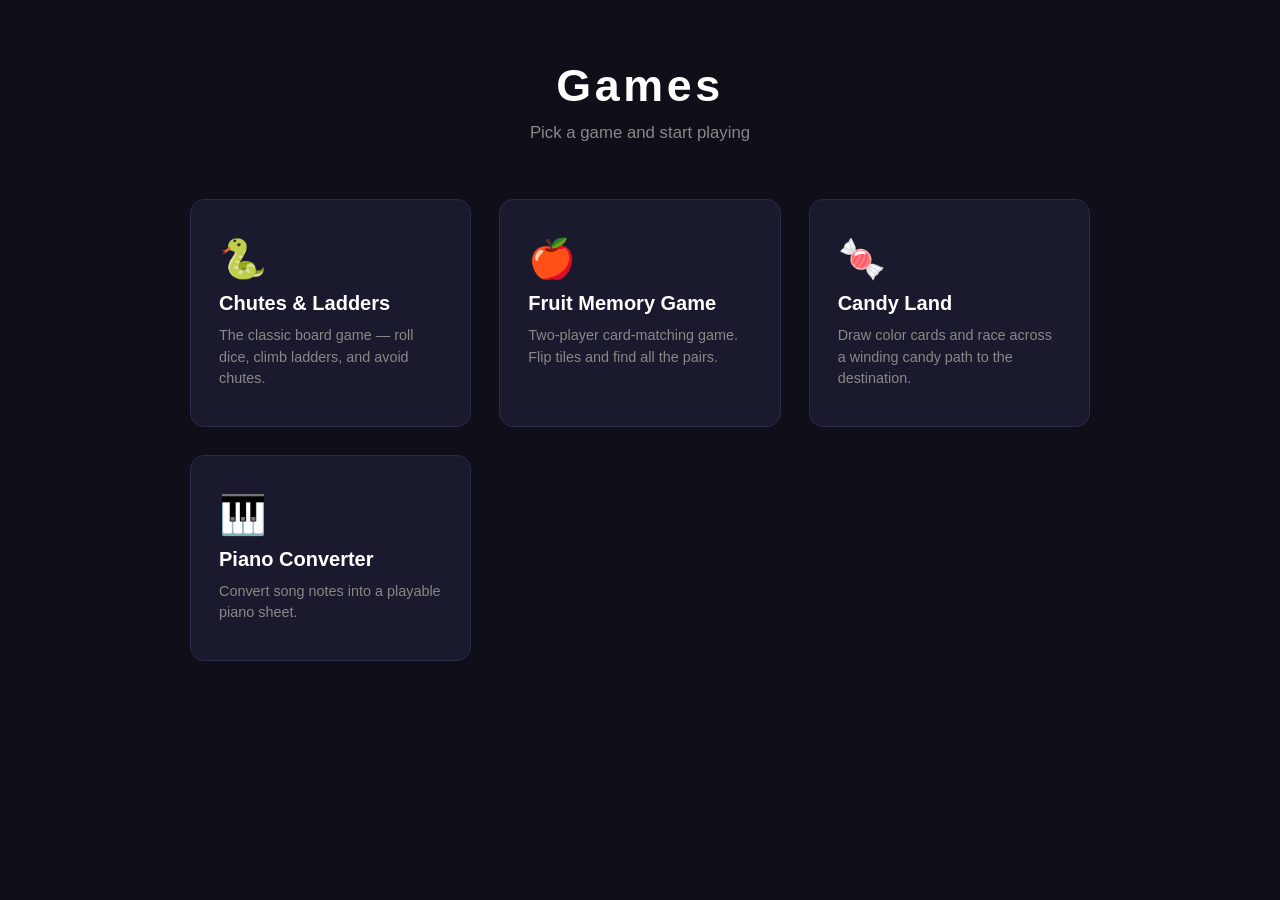
<file: index.html>
<!DOCTYPE html>
<html lang="en">
<head>
    <meta charset="UTF-8">
    <meta name="viewport" content="width=device-width, initial-scale=1.0">
    <title>Games</title>
    <style>
        *, *::before, *::after { box-sizing: border-box; margin: 0; padding: 0; }

        body {
            font-family: 'Segoe UI', Arial, sans-serif;
            background: #0f0f1a;
            color: #e0e0e0;
            min-height: 100vh;
            display: flex;
            flex-direction: column;
            align-items: center;
            padding: 60px 20px;
        }

        h1 {
            font-size: 2.8rem;
            letter-spacing: 0.08em;
            margin-bottom: 12px;
            color: #ffffff;
        }

        p.subtitle {
            color: #888;
            margin-bottom: 56px;
            font-size: 1.05rem;
        }

        .grid {
            display: grid;
            grid-template-columns: repeat(auto-fit, minmax(240px, 1fr));
            gap: 28px;
            width: 100%;
            max-width: 900px;
        }

        .card {
            background: #1a1a2e;
            border: 1px solid #2a2a4a;
            border-radius: 14px;
            padding: 36px 28px;
            text-decoration: none;
            color: inherit;
            transition: transform 0.18s ease, border-color 0.18s ease, box-shadow 0.18s ease;
            display: flex;
            flex-direction: column;
            gap: 10px;
        }

        .card:hover {
            transform: translateY(-4px);
            border-color: #5a5af8;
            box-shadow: 0 8px 32px rgba(90, 90, 248, 0.25);
        }

        .card .icon {
            font-size: 2.4rem;
        }

        .card .name {
            font-size: 1.25rem;
            font-weight: 600;
            color: #ffffff;
        }

        .card .desc {
            font-size: 0.9rem;
            color: #888;
            line-height: 1.5;
        }
    </style>
</head>
<body>
    <h1>Games</h1>
    <p class="subtitle">Pick a game and start playing</p>

    <div class="grid">
        <a class="card" href="chutes_n_ladders/index.html">
            <span class="icon">🐍</span>
            <span class="name">Chutes &amp; Ladders</span>
            <span class="desc">The classic board game — roll dice, climb ladders, and avoid chutes.</span>
        </a>

        <a class="card" href="memory_game/index.html">
            <span class="icon">🍎</span>
            <span class="name">Fruit Memory Game</span>
            <span class="desc">Two-player card-matching game. Flip tiles and find all the pairs.</span>
        </a>

        <a class="card" href="candy_land/index.html">
            <span class="icon">🍬</span>
            <span class="name">Candy Land</span>
            <span class="desc">Draw color cards and race across a winding candy path to the destination.</span>
        </a>

        <a class="card" href="piano-converter/index.html">
            <span class="icon">🎹</span>
            <span class="name">Piano Converter</span>
            <span class="desc">Convert song notes into a playable piano sheet.</span>
        </a>
    </div>
</body>
</html>
</file>
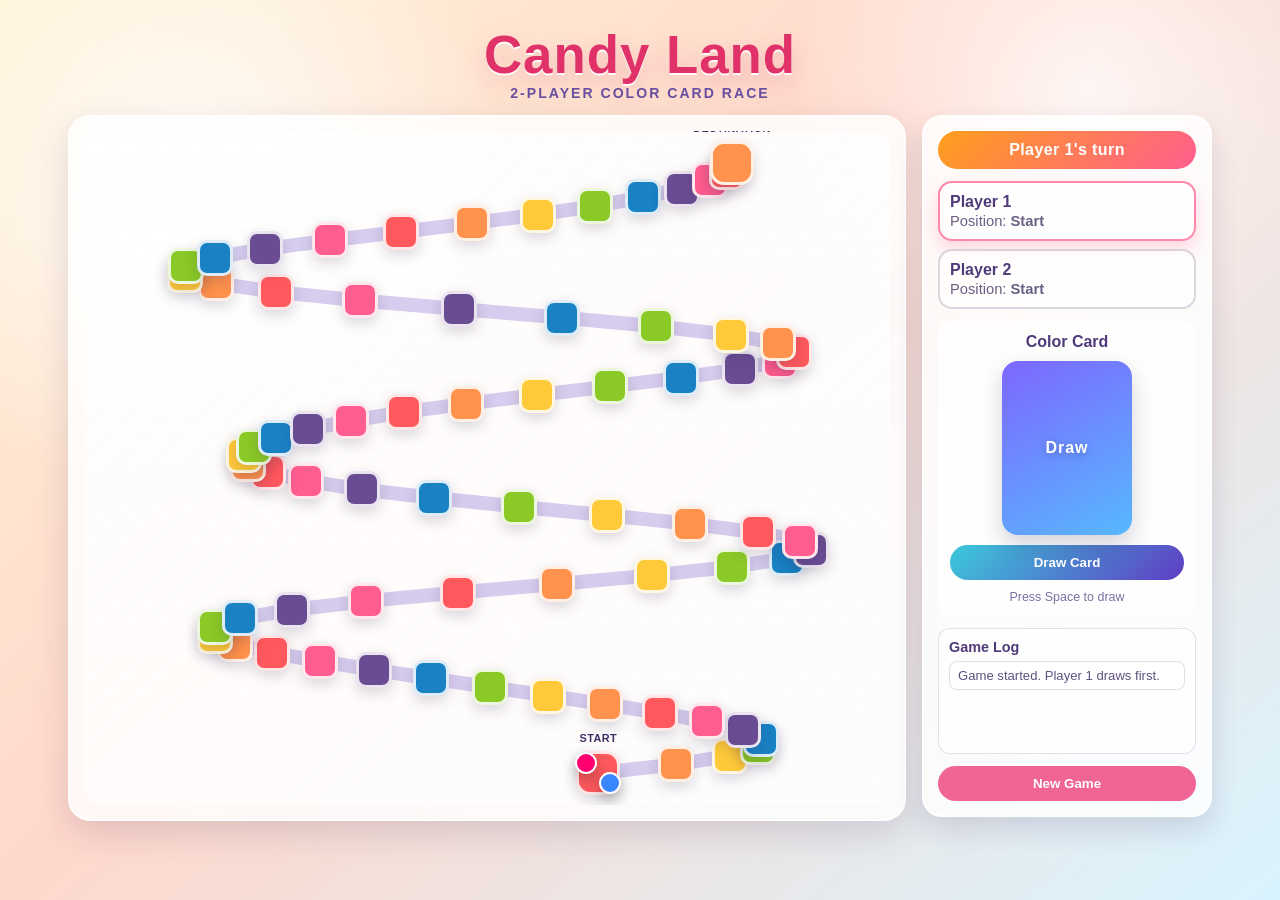
<file: candy_land/index.html>
<!DOCTYPE html>
<html lang="en">
<head>
  <meta charset="UTF-8" />
  <meta name="viewport" content="width=device-width, initial-scale=1.0" />
  <title>Candy Land</title>
  <link rel="stylesheet" href="style.css" />
</head>
<body>
  <div class="bg-stars"></div>
  <div id="app">
    <header>
      <h1>Candy Land</h1>
      <p class="subtitle">2-Player Color Card Race</p>
    </header>

    <div id="layout">
      <main id="board-wrap">
        <div id="board" aria-label="Candy Land board"></div>
      </main>

      <aside id="side-panel">
        <div id="turn-pill">Player 1's turn</div>

        <div class="players">
          <div class="player-card active" id="p1-card">
            <div class="player-title">Player 1</div>
            <div class="player-meta">Position: <strong id="p1-pos">Start</strong></div>
          </div>
          <div class="player-card" id="p2-card">
            <div class="player-title">Player 2</div>
            <div class="player-meta">Position: <strong id="p2-pos">Start</strong></div>
          </div>
        </div>

        <section id="card-zone">
          <h2>Color Card</h2>
          <div id="card" class="card idle" aria-live="polite">
            <div class="card-inner">
              <div class="card-front">Draw</div>
              <div class="card-back" id="card-back">?</div>
            </div>
          </div>
          <button id="draw-btn">Draw Card</button>
          <p id="hint">Press Space to draw</p>
        </section>

        <section id="log-panel">
          <h3>Game Log</h3>
          <ul id="log-list"></ul>
        </section>

        <button id="restart-btn">New Game</button>
      </aside>
    </div>

    <div id="win-overlay" class="hidden">
      <div id="win-box">
        <div id="winner-text">Player 1 wins!</div>
        <button id="play-again-btn">Play Again</button>
      </div>
    </div>
  </div>

  <script src="game.js"></script>
</body>
</html>
</file>
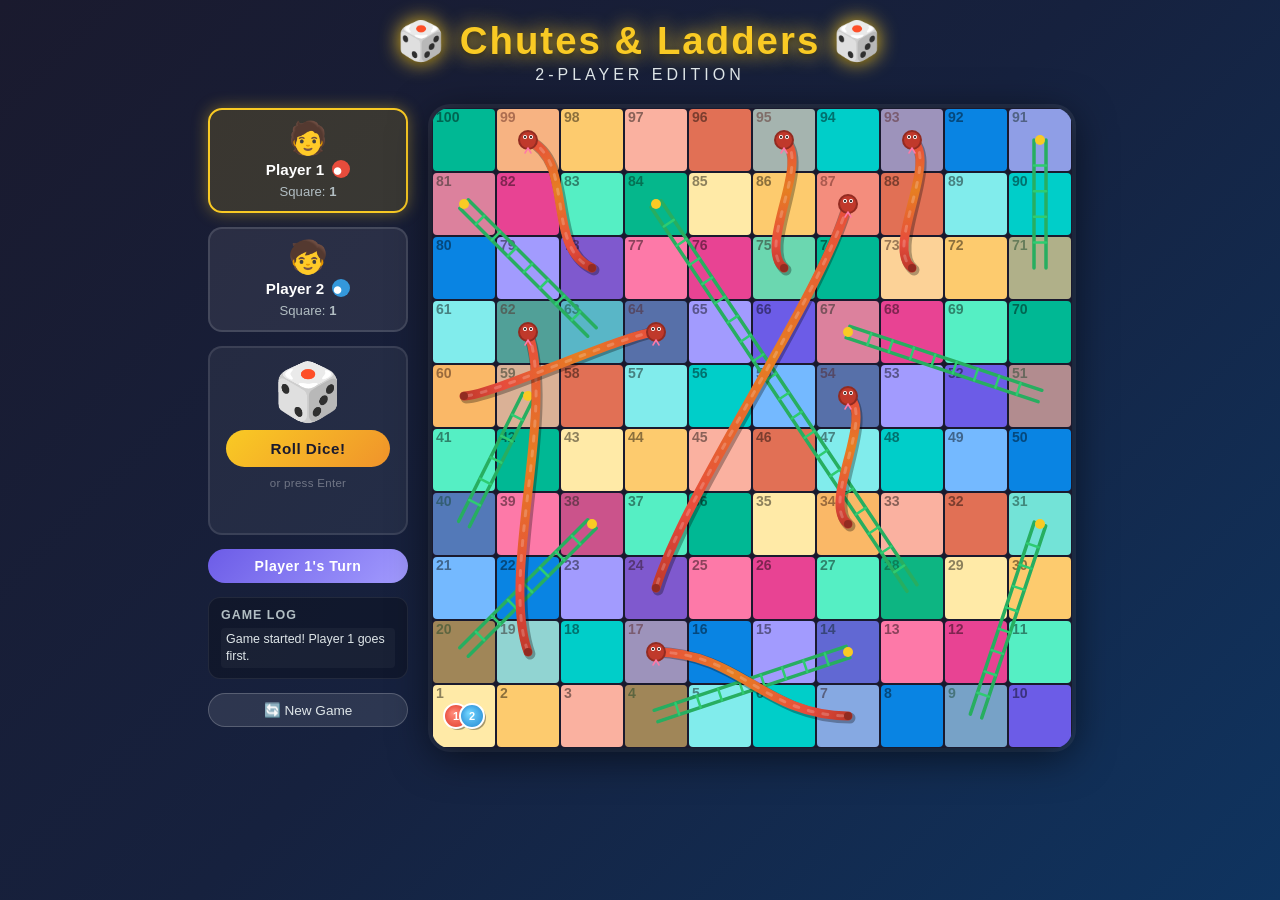
<file: chutes_n_ladders/index.html>
<!DOCTYPE html>
<html lang="en">
<head>
  <meta charset="UTF-8" />
  <meta name="viewport" content="width=device-width, initial-scale=1.0" />
  <title>Chutes &amp; Ladders</title>
  <link rel="stylesheet" href="style.css" />
</head>
<body>
  <div id="app">
    <header>
      <h1>🎲 Chutes &amp; Ladders 🎲</h1>
      <p class="subtitle">2-Player Edition</p>
    </header>

    <div id="game-container">
      <!-- Side panel: Player info + Dice -->
      <aside id="side-panel">
        <div class="player-card" id="player1-card">
          <div class="player-avatar">🧑</div>
          <div class="player-info">
            <span class="player-name">Player 1</span>
            <span class="player-token" style="background:#e74c3c;">●</span>
          </div>
          <div class="player-position">Square: <strong id="p1-pos">1</strong></div>
        </div>

        <div class="player-card" id="player2-card">
          <div class="player-avatar">🧒</div>
          <div class="player-info">
            <span class="player-name">Player 2</span>
            <span class="player-token" style="background:#3498db;">●</span>
          </div>
          <div class="player-position">Square: <strong id="p2-pos">1</strong></div>
        </div>

        <div id="dice-area">
          <div id="dice-face">🎲</div>
          <button id="roll-btn">Roll Dice!</button>
          <div id="roll-hint">or press Enter</div>
          <div id="dice-result"></div>
        </div>

        <div id="turn-indicator">
          <span id="turn-text">Player 1's Turn</span>
        </div>

        <div id="event-log">
          <h3>Game Log</h3>
          <ul id="log-list"></ul>
        </div>

        <button id="restart-btn">🔄 New Game</button>
      </aside>

      <!-- The Board -->
      <main id="board-container">
        <canvas id="board-canvas" width="640" height="640"></canvas>
      </main>
    </div>

    <!-- Win overlay -->
    <div id="win-overlay" class="hidden">
      <div id="win-box">
        <div id="win-emoji">🏆</div>
        <h2 id="win-message">Player 1 Wins!</h2>
        <p>Reached square 100!</p>
        <button id="play-again-btn">Play Again</button>
      </div>
    </div>
  </div>

  <script src="game.js"></script>
</body>
</html>
</file>
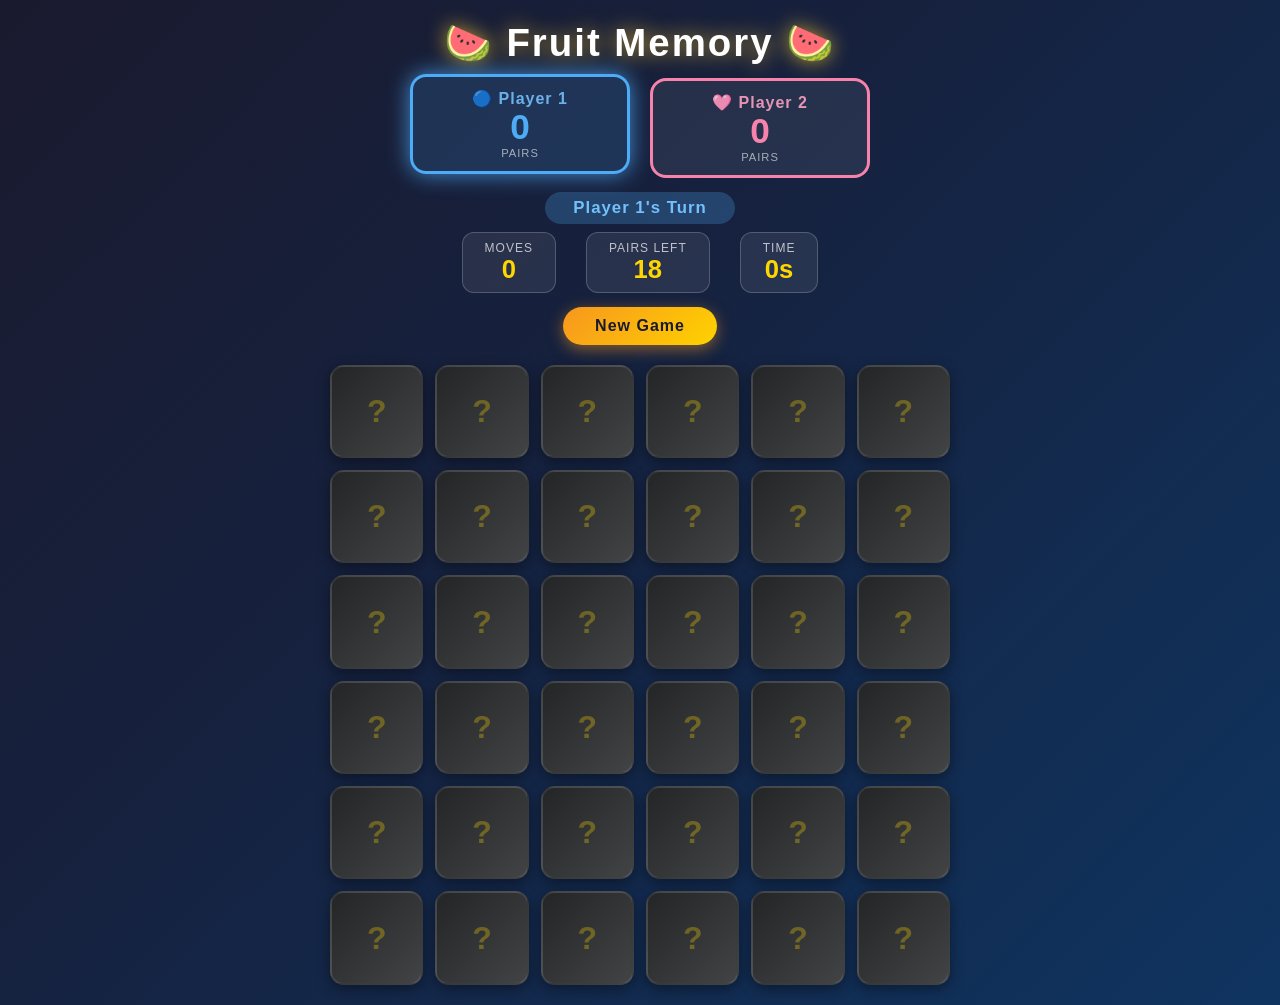
<file: memory_game/index.html>
<!DOCTYPE html>
<html lang="en">
<head>
  <meta charset="UTF-8" />
  <meta name="viewport" content="width=device-width, initial-scale=1.0" />
  <title>Fruit Memory Game – 2 Players</title>
  <style>
    * {
      box-sizing: border-box;
      margin: 0;
      padding: 0;
    }

    body {
      min-height: 100vh;
      background: linear-gradient(135deg, #1a1a2e 0%, #16213e 40%, #0f3460 100%);
      display: flex;
      flex-direction: column;
      align-items: center;
      justify-content: flex-start;
      padding: 20px;
      font-family: 'Segoe UI', Tahoma, Geneva, Verdana, sans-serif;
    }

    h1 {
      color: #fff;
      font-size: 2.4rem;
      letter-spacing: 2px;
      text-shadow: 0 0 20px rgba(255, 200, 50, 0.7);
      margin-bottom: 12px;
    }

    .players {
      display: flex;
      gap: 20px;
      margin-bottom: 14px;
      width: 100%;
      max-width: 700px;
      justify-content: center;
    }

    .player-panel {
      flex: 1;
      max-width: 220px;
      border-radius: 16px;
      padding: 12px 20px;
      text-align: center;
      color: #fff;
      border: 3px solid transparent;
      transition: border-color 0.3s, box-shadow 0.3s, transform 0.2s;
      background: rgba(255,255,255,0.07);
    }

    .player-panel.p1 { border-color: #4dabf7; }
    .player-panel.p2 { border-color: #f783ac; }

    .player-panel.active-turn {
      transform: translateY(-4px);
    }
    .player-panel.p1.active-turn {
      box-shadow: 0 0 22px #4dabf7cc;
      background: rgba(77,171,247,0.15);
    }
    .player-panel.p2.active-turn {
      box-shadow: 0 0 22px #f783accc;
      background: rgba(247,131,172,0.15);
    }

    .player-panel .p-name {
      font-size: 1rem;
      font-weight: 700;
      letter-spacing: 1px;
      opacity: 0.9;
    }
    .player-panel.p1 .p-name { color: #74c0fc; }
    .player-panel.p2 .p-name { color: #faa2c1; }

    .player-panel .p-score {
      font-size: 2.2rem;
      font-weight: 900;
      line-height: 1.1;
    }
    .player-panel.p1 .p-score { color: #4dabf7; }
    .player-panel.p2 .p-score { color: #f783ac; }

    .player-panel .p-label {
      font-size: 0.7rem;
      text-transform: uppercase;
      letter-spacing: 1px;
      opacity: 0.6;
    }

    .turn-banner {
      font-size: 1.05rem;
      font-weight: 700;
      letter-spacing: 1px;
      margin-bottom: 8px;
      padding: 6px 28px;
      border-radius: 30px;
      transition: background 0.3s, color 0.3s;
    }
    .turn-banner.p1 { background: rgba(77,171,247,0.25); color: #74c0fc; }
    .turn-banner.p2 { background: rgba(247,131,172,0.25); color: #faa2c1; }

    .hud {
      display: flex;
      gap: 30px;
      margin-bottom: 14px;
    }

    .hud-box {
      background: rgba(255, 255, 255, 0.08);
      border: 1px solid rgba(255, 255, 255, 0.2);
      border-radius: 12px;
      padding: 8px 22px;
      text-align: center;
      color: #fff;
    }

    .hud-box .label {
      font-size: 0.75rem;
      text-transform: uppercase;
      letter-spacing: 1px;
      opacity: 0.7;
    }

    .hud-box .value {
      font-size: 1.6rem;
      font-weight: 700;
      color: #ffd700;
    }

    .btn {
      background: linear-gradient(135deg, #f7971e, #ffd200);
      color: #1a1a2e;
      border: none;
      border-radius: 30px;
      padding: 10px 32px;
      font-size: 1rem;
      font-weight: 700;
      cursor: pointer;
      letter-spacing: 1px;
      transition: transform 0.15s, box-shadow 0.15s;
      box-shadow: 0 4px 15px rgba(247, 151, 30, 0.5);
      margin-bottom: 20px;
    }

    .btn:hover {
      transform: translateY(-2px);
      box-shadow: 0 6px 20px rgba(247, 151, 30, 0.7);
    }

    .btn:active {
      transform: translateY(0);
    }

    .board {
      display: grid;
      grid-template-columns: repeat(6, 1fr);
      gap: 12px;
      max-width: 620px;
      width: 100%;
    }

    .card {
      aspect-ratio: 1;
      perspective: 600px;
      cursor: pointer;
      user-select: none;
    }

    .card-inner {
      position: relative;
      width: 100%;
      height: 100%;
      transform-style: preserve-3d;
      transition: transform 0.45s cubic-bezier(0.4, 0, 0.2, 1);
      border-radius: 14px;
    }

    .card.flipped .card-inner {
      transform: rotateY(180deg);
    }

    .card-face {
      position: absolute;
      inset: 0;
      border-radius: 14px;
      backface-visibility: hidden;
      display: flex;
      align-items: center;
      justify-content: center;
      font-size: 2.2rem;
      box-shadow: 0 4px 14px rgba(0, 0, 0, 0.4);
    }

    .card-back {
      background: linear-gradient(135deg, #232526, #414345);
      border: 2px solid rgba(255, 255, 255, 0.08);
      font-size: 1.4rem;
      color: rgba(255, 255, 255, 0.15);
    }

    .card-back::after {
      content: '?';
      font-size: 2rem;
      font-weight: 900;
      color: rgba(255, 215, 0, 0.3);
    }

    .card-front {
      transform: rotateY(180deg);
      border: 2px solid rgba(255, 255, 255, 0.25);
    }

    .card.matched-p1 .card-inner {
      box-shadow: 0 0 0 3px #4dabf7, 0 0 18px #4dabf7aa;
    }
    .card.matched-p2 .card-inner {
      box-shadow: 0 0 0 3px #f783ac, 0 0 18px #f783acaa;
    }

    .card.matched-p1,
    .card.matched-p2 {
      cursor: default;
      animation: pop 0.3s ease;
    }

    @keyframes pop {
      0%   { transform: scale(1); }
      50%  { transform: scale(1.1); }
      100% { transform: scale(1); }
    }

    .overlay {
      display: none;
      position: fixed;
      inset: 0;
      background: rgba(0, 0, 0, 0.75);
      z-index: 10;
      align-items: center;
      justify-content: center;
    }

    .overlay.active {
      display: flex;
    }

    .win-box {
      background: linear-gradient(135deg, #1a1a2e, #0f3460);
      border: 2px solid #ffd700;
      border-radius: 24px;
      padding: 40px 60px;
      text-align: center;
      color: #fff;
      box-shadow: 0 0 60px rgba(255, 215, 0, 0.4);
      animation: fadeIn 0.4s ease;
    }

    @keyframes fadeIn {
      from { opacity: 0; transform: scale(0.8); }
      to   { opacity: 1; transform: scale(1); }
    }

    .win-box h2 {
      font-size: 2.5rem;
      color: #ffd700;
      margin-bottom: 10px;
      text-shadow: 0 0 20px rgba(255, 215, 0, 0.6);
    }

    .win-box p {
      font-size: 1.1rem;
      opacity: 0.85;
      margin-bottom: 24px;
    }
  </style>
</head>
<body>
  <h1>🍉 Fruit Memory 🍉</h1>
  <div class="players">
    <div class="player-panel p1 active-turn" id="panel1">
      <div class="p-name">🔵 Player 1</div>
      <div class="p-score" id="score1">0</div>
      <div class="p-label">pairs</div>
    </div>
    <div class="player-panel p2" id="panel2">
      <div class="p-name">🩷 Player 2</div>
      <div class="p-score" id="score2">0</div>
      <div class="p-label">pairs</div>
    </div>
  </div>
  <div class="turn-banner p1" id="turnBanner">Player 1's Turn</div>
  <div class="hud">
    <div class="hud-box"><div class="label">Moves</div><div class="value" id="moves">0</div></div>
    <div class="hud-box"><div class="label">Pairs left</div><div class="value" id="matches">18</div></div>
    <div class="hud-box"><div class="label">Time</div><div class="value" id="timer">0s</div></div>
  </div>
  <button class="btn" id="restartBtn">New Game</button>
  <div class="board" id="board"></div>
  <div class="overlay" id="overlay">
    <div class="win-box">
      <h2 id="winTitle">🎉 Game Over!</h2>
      <p id="winStats"></p>
      <button class="btn" id="playAgainBtn">Play Again</button>
    </div>
  </div>
  <script>
    const FRUITS = [{emoji:'🍎',color:'#ff6b6b',bg:'#3d0000'},{emoji:'🍊',color:'#ffa94d',bg:'#3d1a00'},{emoji:'🥭',color:'#ffd43b',bg:'#2d2200'},{emoji:'🍌',color:'#f7f7a0',bg:'#2a2700'},{emoji:'🍇',color:'#cc5de8',bg:'#280038'},{emoji:'🍓',color:'#ff8787',bg:'#3d0015'},{emoji:'🍉',color:'#69db7c',bg:'#003d12'},{emoji:'🍍',color:'#e9c46a',bg:'#2d1f00'},{emoji:'🍑',color:'#ffb8b8',bg:'#3d1500'},{emoji:'🍒',color:'#f03e3e',bg:'#3d0000'},{emoji:'🍋',color:'#fff176',bg:'#2a2700'},{emoji:'🍐',color:'#a9e34b',bg:'#1a2d00'},{emoji:'🥝',color:'#74c869',bg:'#072a00'},{emoji:'🥥',color:'#d4a96a',bg:'#2a1500'},{emoji:'🫐',color:'#748ffc',bg:'#00083d'},{emoji:'🍈',color:'#63e6be',bg:'#003d28'},{emoji:'🥑',color:'#94d82d',bg:'#152600'},{emoji:'🍅',color:'#ff6348',bg:'#3d1000'}];
    let firstCard=null,secondCard=null,locked=false,moves=0,matchCount=0,startTime=null,timerInterval=null,currentPlayer=0;
    const scores=[0,0],PLAYER_NAMES=['Player 1','Player 2'],PANEL_CLASSES=['p1','p2'],MATCH_CLASSES=['matched-p1','matched-p2'];
    const boardEl=document.getElementById('board'),movesEl=document.getElementById('moves'),matchesEl=document.getElementById('matches'),timerEl=document.getElementById('timer'),overlay=document.getElementById('overlay'),winStats=document.getElementById('winStats'),winTitle=document.getElementById('winTitle'),turnBanner=document.getElementById('turnBanner'),panel1=document.getElementById('panel1'),panel2=document.getElementById('panel2'),score1El=document.getElementById('score1'),score2El=document.getElementById('score2');
    document.getElementById('restartBtn').addEventListener('click',startGame);
    document.getElementById('playAgainBtn').addEventListener('click',startGame);
    function updateTurnUI(){panel1.classList.toggle('active-turn',currentPlayer===0);panel2.classList.toggle('active-turn',currentPlayer===1);turnBanner.textContent=PLAYER_NAMES[currentPlayer]+"'s Turn";turnBanner.className='turn-banner '+PANEL_CLASSES[currentPlayer];}
    function shuffle(a){const b=[...a];for(let i=b.length-1;i>0;i--){const j=Math.floor(Math.random()*(i+1));[b[i],b[j]]=[b[j],b[i]];}
    return b;}
    function startGame(){firstCard=null;secondCard=null;locked=false;moves=0;matchCount=0;scores[0]=0;scores[1]=0;currentPlayer=0;movesEl.textContent='0';matchesEl.textContent='18';timerEl.textContent='0s';score1El.textContent='0';score2El.textContent='0';overlay.classList.remove('active');clearInterval(timerInterval);startTime=null;updateTurnUI();const deck=shuffle([...FRUITS,...FRUITS]);boardEl.innerHTML='';deck.forEach((fruit,i)=>{const card=document.createElement('div');card.className='card';card.dataset.emoji=fruit.emoji;card.innerHTML=`<div class="card-inner"><div class="card-face card-back"></div><div class="card-face card-front" style="background:${fruit.bg}; color:${fruit.color};">${fruit.emoji}</div></div>`;card.addEventListener('click',onCardClick);boardEl.appendChild(card);});}
    function onCardClick(e){const card=e.currentTarget;if(locked||card.classList.contains('flipped')||card.classList.contains('matched-p1')||card.classList.contains('matched-p2'))return;if(!startTime){startTime=Date.now();timerInterval=setInterval(()=>{timerEl.textContent=Math.floor((Date.now()-startTime)/1000)+'s';},500);}
    card.classList.add('flipped');if(!firstCard){firstCard=card;return;}
    secondCard=card;locked=true;moves++;movesEl.textContent=moves;if(firstCard.dataset.emoji===secondCard.dataset.emoji){matchCount++;scores[currentPlayer]++;score1El.textContent=scores[0];score2El.textContent=scores[1];matchesEl.textContent=18-matchCount;firstCard.classList.add(MATCH_CLASSES[currentPlayer]);secondCard.classList.add(MATCH_CLASSES[currentPlayer]);firstCard=null;secondCard=null;locked=false;if(matchCount===18){clearInterval(timerInterval);const elapsed=Math.floor((Date.now()-startTime)/1000);setTimeout(()=>{let title,stats;if(scores[0]>scores[1]){title='🏆 Player 1 Wins!';stats=`Player 1: ${scores[0]} pairs · Player 2: ${scores[1]} pairs — ${moves} moves in ${elapsed}s`;}else if(scores[1]>scores[0]){title='🏆 Player 2 Wins!';stats=`Player 2: ${scores[1]} pairs · Player 1: ${scores[0]} pairs — ${moves} moves in ${elapsed}s`;}else{title="🤝 It's a Tie!";stats=`Both players got ${scores[0]} pairs — ${moves} moves in ${elapsed}s`;}
    winTitle.textContent=title;winStats.textContent=stats;overlay.classList.add('active');},500);}}else{setTimeout(()=>{firstCard.classList.remove('flipped');secondCard.classList.remove('flipped');firstCard=null;secondCard=null;locked=false;currentPlayer=currentPlayer===0?1:0;updateTurnUI();},900);}}
    startGame();
  </script>
</body>
</html>
</file>
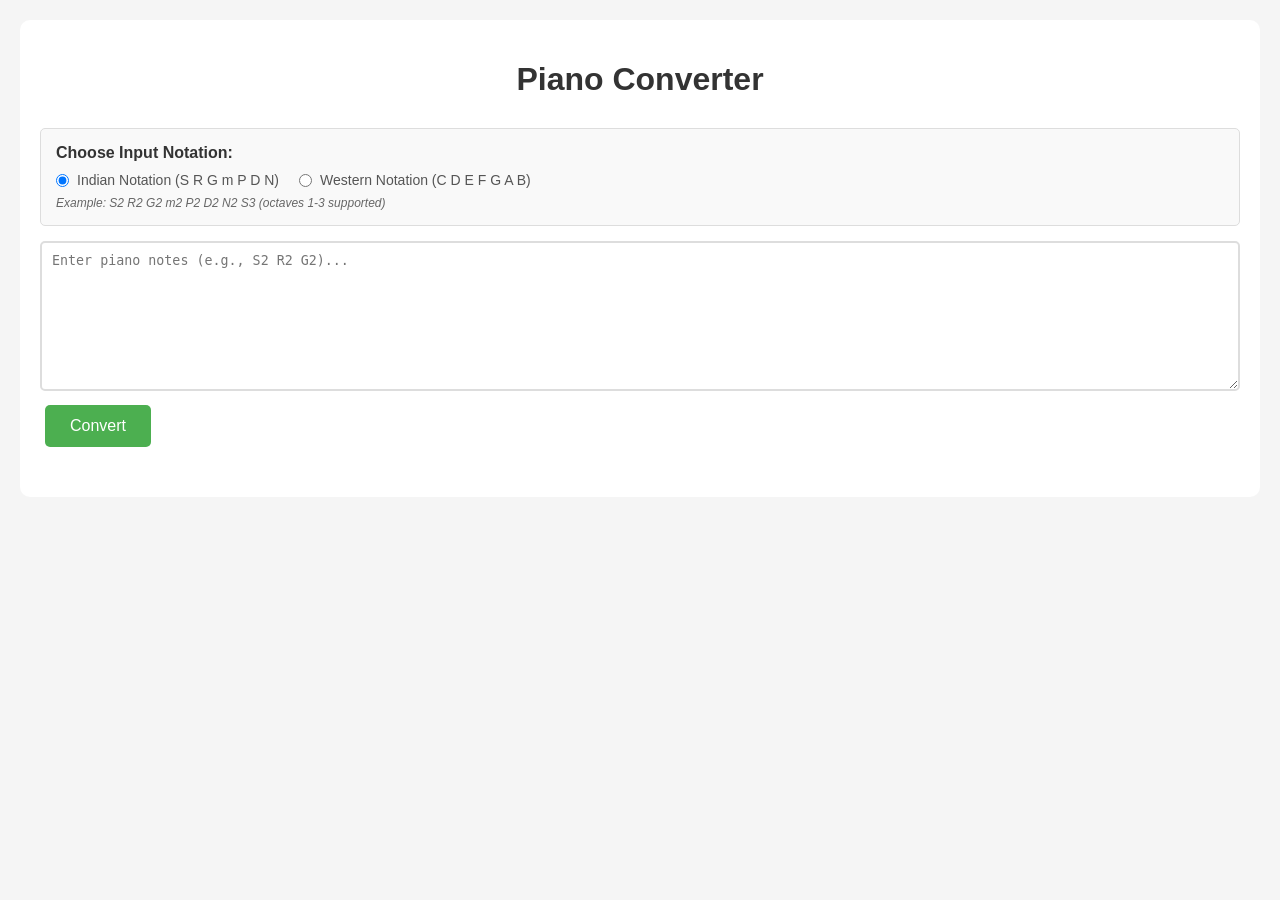
<file: piano-converter/index.html>
<!DOCTYPE html>
<html>
<head>
    <style>
        body {
            font-family: Arial, sans-serif;
            margin: 20px;
            background-color: #f5f5f5;
            touch-action: manipulation;
        }
        .container {
            max-width: 1200px;
            margin: 0 auto;
            background: white;
            padding: 20px;
            border-radius: 10px;
        }
        h1 {
            text-align: center;
            color: #333;
            margin-bottom: 30px;
        }
        .form-section {
            margin-bottom: 20px;
        }
        .notation-selector {
            margin-bottom: 15px;
            padding: 15px;
            background: #f9f9f9;
            border-radius: 5px;
            border: 1px solid #ddd;
        }
        .notation-selector h3 {
            margin: 0 0 10px 0;
            color: #333;
            font-size: 16px;
        }
        .radio-group {
            display: flex;
            gap: 20px;
            flex-wrap: wrap;
        }
        .radio-option {
            display: flex;
            align-items: center;
            gap: 8px;
        }
        .radio-option input[type="radio"] {
            margin: 0;
        }
        .radio-option label {
            font-size: 14px;
            color: #555;
            cursor: pointer;
        }
        .example-text {
            font-size: 12px;
            color: #666;
            margin-top: 8px;
            font-style: italic;
        }
        textarea {
            width: 100%;
            height: 150px;
            padding: 10px;
            border: 2px solid #ddd;
            border-radius: 5px;
            font-family: monospace;
            box-sizing: border-box;
        }
        button {
            background-color: #4CAF50;
            color: white;
            padding: 12px 25px;
            border: none;
            border-radius: 5px;
            cursor: pointer;
            font-size: 16px;
            margin: 10px 5px;
        }
        button:hover {
            background-color: #45a049;
        }
        .results-section {
            display: none;
            margin-top: 30px;
        }
        .piano-container {
            width: 100%;
            margin-bottom: 30px;
        }
        .converter-result {
            width: 100%;
            background: #f9f9f9;
            padding: 20px;
            border-radius: 5px;
            border: 2px solid #ddd;
        }
        .piano-keyboard {
            position: relative;
            background: #333;
            padding: 20px;
            border-radius: 10px;
            user-select: none;
        }
        .white-keys {
            display: flex;
            gap: 2px;
        }
        .white-key {
            width: 50px;
            height: 250px;
            background: white;
            border: 2px solid #333;
            border-radius: 0 0 5px 5px;
            display: flex;
            flex-direction: column;
            align-items: center;
            justify-content: flex-start;
            padding: 15px 5px 10px 5px;
            font-weight: bold;
            cursor: pointer;
            position: relative;
            transition: background 0.05s ease;
        }
        .key-number {
            font-size: 18px;
            margin-top: 160px;
        }
        .key-note {
            font-size: 14px;
            color: #666;
            margin-top: 20px;
        }
        .key-binding {
            font-size: 11px;
            color: #999;
            margin-top: auto;
        }
        .white-key:hover {
            background: #f0f0f0;
        }
        .white-key.active {
            background: #ddd !important;
            transform: translateY(2px);
        }
        .black-keys {
            position: absolute;
            top: 20px;
            display: flex;
            gap: 2px;
        }
        .black-key {
            width: 32px;
            height: 130px;
            background: #333;
            border: 2px solid #666;
            border-radius: 0 0 3px 3px;
            color: white;
            display: flex;
            flex-direction: column;
            align-items: center;
            justify-content: space-between;
            padding: 8px 3px;
            font-weight: bold;
            cursor: pointer;
            transition: background 0.05s ease;
        }
        .black-key .key-number {
            font-size: 14px;
            margin-top: 60px;
        }
        .black-key .key-note {
            font-size: 10px;
            color: #ccc;
        }
        .black-key .key-binding {
            font-size: 9px;
            color: #aaa;
        }
        .black-key:hover {
            background: #555;
        }
        .black-key.active {
            background: #777 !important;
            transform: translateY(2px);
        }
        .keyboard-help {
            margin-top: 15px;
            font-size: 12px;
            color: #666;
            text-align: center;
        }
        .audio-status {
            margin-top: 10px;
            font-size: 11px;
            color: #888;
            text-align: center;
        }
        .hidden {
            display: none;
        }
        .dot-above {
            position: relative;
        }
        .dot-above::before {
            content: "•";
            position: absolute;
            top: -12px;
            left: 50%;
            transform: translateX(-50%);
            font-size: 8px;
        }
        .dot-below {
            position: relative;
        }
        .dot-below::after {
            content: "•";
            position: absolute;
            bottom: -12px;
            left: 50%;
            transform: translateX(-50%);
            font-size: 8px;
        }
        .note-line {
            font-family: monospace;
            font-size: 16px;
            color: #333;
            margin-bottom: 5px;
            line-height: 1.5;
        }
        .number-line {
            font-family: monospace;
            font-size: 18px;
            font-weight: bold;
            margin-bottom: 15px;
            line-height: 1.5;
        }
    </style>
</head>
<body>
    <div class="container">
        <h1>Piano Converter</h1>
        <div class="form-section" id="formSection">
            <div class="notation-selector">
                <h3>Choose Input Notation:</h3>
                <div class="radio-group">
                    <div class="radio-option">
                        <input type="radio" id="indianNotation" name="notationType" value="indian" checked>
                        <label for="indianNotation">Indian Notation (S R G m P D N)</label>
                    </div>
                    <div class="radio-option">
                        <input type="radio" id="westernNotation" name="notationType" value="western">
                        <label for="westernNotation">Western Notation (C D E F G A B)</label>
                    </div>
                </div>
                <div class="example-text" id="notationExample">
                    Example: S2 R2 G2 m2 P2 D2 N2 S3 (octaves 1-3 supported)
                </div>
            </div>
            <textarea id="textInput" placeholder="Enter piano notes (e.g., S2 R2 G2)..."></textarea>
            <button onclick="submitInput()">Convert</button>
        </div>

        <div class="results-section" id="resultsSection">
            <button onclick="goBack()">Go Back</button>
            <button onclick="printResults()">Print</button>
            
            <div class="piano-container" id ="pianoContainer">
                <h3>Piano Keyboard:</h3>
                <div class="piano-keyboard">
                    <div class="white-keys" id="whiteKeys"></div>
                    <div class="black-keys" id="blackKeys"></div>
                </div>
                <div class="keyboard-help">
                    Play with computer keys: Tab Q W E R T Y U I O P [ ] \ for white keys<br>
                    2 3 4 5 6 7 8 9 0 for black keys (positioned between white keys)
                </div>
                <div class="audio-status" id="audioStatus">
                    Click any key to enable audio
                </div>
            </div>
            
            <div class="converter-result">
                <h3>Conversion Result:</h3>
                <div id="output"></div>
            </div>
        </div>
    </div>

    <script>
        // Audio context for playing notes
        let audioContext;
        let isAudioEnabled = false;
        
        // Western to Indian notation mapping
        const westernToIndian = {
            'C1': 'S1', 'C#1': 'r1', 'Db1': 'r1',
            'D1': 'R1', 'D#1': 'g1', 'Eb1': 'g1', 
            'E1': 'G1',
            'F1': 'm1', 'F#1': 'M1', 'Gb1': 'M1',
            'G1': 'P1', 'G#1': 'd1', 'Ab1': 'd1',
            'A1': 'D1', 'A#1': 'n1', 'Bb1': 'n1',
            'B1': 'N1',
            
            'C2': 'S2', 'C#2': 'r2', 'Db2': 'r2',
            'D2': 'R2', 'D#2': 'g2', 'Eb2': 'g2',
            'E2': 'G2', 
            'F2': 'm2', 'F#2': 'M2', 'Gb2': 'M2',
            'G2': 'P2', 'G#2': 'd2', 'Ab2': 'd2',
            'A2': 'D2', 'A#2': 'n2', 'Bb2': 'n2',
            'B2': 'N2',
            
            'C3': 'S3', 'C#3': 'r3', 'Db3': 'r3',
            'D3': 'R3', 'D#3': 'g3', 'Eb3': 'g3',
            'E3': 'G3',
            'F3': 'm3', 'F#3': 'M3', 'Gb3': 'M3',
            'G3': 'P3', 'G#3': 'd3', 'Ab3': 'd3',
            'A3': 'D3', 'A#3': 'n3', 'Bb3': 'n3',
            'B3': 'N3'
        };
        
        function convertWesternToIndian(input) {
            const lines = input.trim().split('\n');
            let convertedLines = [];
            
            for (let line of lines) {
                const notes = line.trim().split(/\s+/);
                let convertedNotes = [];
                
                for (let note of notes) {
                    if (note === '-') {
                        convertedNotes.push('-');
                    } else if (westernToIndian[note]) {
                        convertedNotes.push(westernToIndian[note]);
                    } else {
                        convertedNotes.push(note);
                    }
                }
                
                convertedLines.push(convertedNotes.join(' '));
            }
            
            return convertedLines.join('\n');
        }
        
        // Note frequencies (in Hz) for our piano keys
        const noteFrequencies = {
            'P1': 196.00, 'D1': 220.00, 'N1': 246.94,
            'S2': 261.63, 'R2': 293.66, 'G2': 329.63, 'm2': 349.23,
            'P2': 392.00, 'D2': 440.00, 'N2': 493.88,
            'S3': 523.25, 'R3': 587.33, 'G3': 659.25, 'm3': 698.46,
            'd1': 207.65, 'n1': 233.08, 'r2': 277.18, 'g2': 311.13,
            'M2': 369.99, 'd2': 415.30, 'n2': 466.16, 'r3': 554.37, 'g3': 622.25
        };
        
        function initAudio() {
            if (!isAudioEnabled) {
                audioContext = new (window.AudioContext || window.webkitAudioContext)();
                isAudioEnabled = true;
                document.getElementById('audioStatus').textContent = 'Audio enabled - Play away!';
            }
        }
        
        function playAudioNote(note) {
            if (!isAudioEnabled || !noteFrequencies[note]) return;
            
            const oscillator = audioContext.createOscillator();
            const gainNode = audioContext.createGain();
            
            oscillator.connect(gainNode);
            gainNode.connect(audioContext.destination);
            
            oscillator.frequency.setValueAtTime(noteFrequencies[note], audioContext.currentTime);
            oscillator.type = 'sine';
            
            gainNode.gain.setValueAtTime(0.3, audioContext.currentTime);
            gainNode.gain.exponentialRampToValueAtTime(0.01, audioContext.currentTime + 0.5);
            
            oscillator.start(audioContext.currentTime);
            oscillator.stop(audioContext.currentTime + 0.5);
        }

        function processText(inputString) {
            const noteMapping = {
                "P1": { number: "1", color: "Orange" },
                "D1": { number: "2", color: "Red" },
                "N1": { number: "3", color: "HotPink" },
                "d1": { number: "1", color: "black" },
                "n1": { number: "2", color: "black" },
                "S2": { number: "4", color: "Purple" },
                "R2": { number: "5", color: "Indigo" },
                "G2": { number: "6", color: "DeepSkyBlue" },
                "m2": { number: "7", color: "Green" },
                "P2": { number: "8", color: "Orange" },
                "D2": { number: "9", color: "Red" },
                "N2": { number: "10", color: "HotPink" },
                "r2": { number: "3", color: "black" },
                "g2": { number: "4", color: "black" },
                "M2": { number: "5", color: "black" },
                "d2": { number: "6", color: "black" },
                "n2": { number: "7", color: "black" },
                "S3": { number: "11", color: "Purple" },
                "R3": { number: "12", color: "Indigo" },
                "G3": { number: "13", color: "DeepSkyBlue" },
                "m3": { number: "14", color: "Green" },
                "r3": { number: "8", color: "black" },
                "g3": { number: "9", color: "black" }
            };

            function convertToDotNotation(note) {
                const match = note.match(/([SRGmPDNrgMdn])([123])/);
                if (!match) return note;
                
                const [, letter, octave] = match;
                if (octave === '1') {
                    return `<span class="dot-below">${letter}</span>`;
                } else if (octave === '2') {
                    return letter;
                } else if (octave === '3') {
                    return `<span class="dot-above">${letter}</span>`;
                }
                return note;
            }

            const lines = inputString.trim().split('\n');
            let result = "";

            for (let line of lines) {
                const notes = line.trim().split(/\s+/);
                let noteRow = "";
                let numberRow = "";
                
                for (let note of notes) {
                    if (noteMapping[note]) {
                        const mapping = noteMapping[note];
                        const dotNote = convertToDotNotation(note);
                        noteRow += `${dotNote}  `;
                        numberRow += `<span style="color: ${mapping.color}">${mapping.number}</span>  `;
                    } else if (note === "-") {
                        noteRow += "-  ";
                        numberRow += "-  ";
                    } else if (note.trim() !== "") {
                        noteRow += note + "  ";
                        numberRow += note + "  ";
                    }
                }
                
                if (noteRow.trim() !== "") {
                    result += '<div class="note-line">' + noteRow.trim() + '</div>';
                    result += '<div class="number-line">' + numberRow.trim() + '</div>';
                    result += '<br>';
                }
            }

            return result.trim();
        }

        document.addEventListener('DOMContentLoaded', function() {
            const radioButtons = document.querySelectorAll('input[name="notationType"]');
            const exampleText = document.getElementById('notationExample');
            const textInput = document.getElementById('textInput');
            
            radioButtons.forEach(radio => {
                radio.addEventListener('change', function() {
                    if (this.value === 'indian') {
                        exampleText.textContent = 'Example: S2 R2 G2 m2 P2 D2 N2 S3 (octaves 1-3 supported)';
                        textInput.placeholder = 'Enter piano notes (e.g., S2 R2 G2)...';
                    } else {
                        exampleText.textContent = 'Example: C2 D2 E2 F2 G2 A2 B2 C3 (supports #/b for sharps/flats)';
                        textInput.placeholder = 'Enter piano notes (e.g., C2 D2 E2)...';
                    }
                });
            });
        });
        
        function submitInput() {
            const input = document.getElementById('textInput').value;
            const notationType = document.querySelector('input[name="notationType"]:checked').value;
            
            if (!input.trim()) {
                alert('Please enter some piano notes first!');
                return;
            }
            
            let processedInput = input;
            if (notationType === 'western') {
                processedInput = convertWesternToIndian(input);
            }
            
            const result = processText(processedInput);
            
            document.getElementById('formSection').classList.add('hidden');
            document.getElementById('resultsSection').style.display = 'block';
            
            document.getElementById('output').innerHTML = result.replace(/\n/g, '<br>');
            
            createPianoKeyboard();
        }
        
        function goBack() {
            document.getElementById('formSection').classList.remove('hidden');
            document.getElementById('resultsSection').style.display = 'none';
        }
        
        function printResults() {
            const input = document.getElementById('textInput').value;
            const result = document.getElementById('output').innerHTML;
            openPrintableResult(input, result);
        }
        
        function setupKeyEventListeners(keyElement, note) {
            // Click handler
            keyElement.addEventListener('click', (e) => {
                e.preventDefault();
                playNote(note);
            });
            
            // Touch handlers for low-latency mobile response
            keyElement.addEventListener('touchstart', (e) => {
                e.preventDefault();
                playNote(note);
            }, { passive: false });
            
            keyElement.addEventListener('touchend', (e) => {
                e.preventDefault();
            }, { passive: false });
        }
        
        function createPianoKeyboard() {
            const pianoContainer = document.getElementById('pianoContainer');
            const whiteKeysContainer = document.getElementById('whiteKeys');
            const blackKeysContainer = document.getElementById('blackKeys');
            
            whiteKeysContainer.innerHTML = '';
            blackKeysContainer.innerHTML = '';
            
            const whiteKeyData = [
                { number: '1', color: 'Orange', note: 'P1', displayNote: '<span class="dot-below">P</span>', key: 'Tab', keyDisplay: 'Tab' },
                { number: '2', color: 'Red', note: 'D1', displayNote: '<span class="dot-below">D</span>', key: 'q', keyDisplay: 'Q' },
                { number: '3', color: 'HotPink', note: 'N1', displayNote: '<span class="dot-below">N</span>', key: 'w', keyDisplay: 'W' },
                { number: '4', color: 'Purple', note: 'S2', displayNote: 'S', key: 'e', keyDisplay: 'E' },
                { number: '5', color: 'Indigo', note: 'R2', displayNote: 'R', key: 'r', keyDisplay: 'R' },
                { number: '6', color: 'DeepSkyBlue', note: 'G2', displayNote: 'G', key: 't', keyDisplay: 'T' },
                { number: '7', color: 'Green', note: 'm2', displayNote: 'm', key: 'y', keyDisplay: 'Y' },
                { number: '8', color: 'Orange', note: 'P2', displayNote: 'P', key: 'u', keyDisplay: 'U' },
                { number: '9', color: 'Red', note: 'D2', displayNote: 'D', key: 'i', keyDisplay: 'I' },
                { number: '10', color: 'HotPink', note: 'N2', displayNote: 'N', key: 'o', keyDisplay: 'O' },
                { number: '11', color: 'Purple', note: 'S3', displayNote: '<span class="dot-above">S</span>', key: 'p', keyDisplay: 'P' },
                { number: '12', color: 'Indigo', note: 'R3', displayNote: '<span class="dot-above">R</span>', key: '[', keyDisplay: '[' },
                { number: '13', color: 'DeepSkyBlue', note: 'G3', displayNote: '<span class="dot-above">G</span>', key: ']', keyDisplay: ']' },
                { number: '14', color: 'Green', note: 'm3', displayNote: '<span class="dot-above">m</span>', key: '\\', keyDisplay: '\\' }
            ];
            
            const blackKeyData = [
                { number: '1', note: 'd1', displayNote: '<span class="dot-below">d</span>', key: '1', keyDisplay: '1', whiteKeyIndex: 1 },
                { number: '2', note: 'n1', displayNote: '<span class="dot-below">n</span>', key: '2', keyDisplay: '2', whiteKeyIndex: 2 },
                { number: '3', note: 'r2', displayNote: 'r', key: '4', keyDisplay: '4', whiteKeyIndex: 4 },
                { number: '4', note: 'g2', displayNote: 'g', key: '5', keyDisplay: '5', whiteKeyIndex: 5 },
                { number: '5', note: 'M2', displayNote: 'M', key: '7', keyDisplay: '7', whiteKeyIndex: 7 },
                { number: '6', note: 'd2', displayNote: 'd', key: '8', keyDisplay: '8', whiteKeyIndex: 8 },
                { number: '7', note: 'n2', displayNote: 'n', key: '9', keyDisplay: '9', whiteKeyIndex: 9 },
                { number: '8', note: 'r3', displayNote: '<span class="dot-above">r</span>', key: '-', keyDisplay: '-', whiteKeyIndex: 11 },
                { number: '9', note: 'g3', displayNote: '<span class="dot-above">g</span>', key: '=', keyDisplay: '=', whiteKeyIndex: 12 }
            ];
            
            whiteKeyData.forEach(keyData => {
                const key = document.createElement('div');
                key.className = 'white-key';
                key.dataset.note = keyData.note;
                key.dataset.key = keyData.key;
                
                const numberDiv = document.createElement('div');
                numberDiv.className = 'key-number';
                numberDiv.style.color = keyData.color;
                numberDiv.textContent = keyData.number;
                
                const noteDiv = document.createElement('div');
                noteDiv.className = 'key-note';
                noteDiv.innerHTML = keyData.displayNote;
                
                const bindingDiv = document.createElement('div');
                bindingDiv.className = 'key-binding';
                bindingDiv.textContent = keyData.keyDisplay;
                
                key.appendChild(numberDiv);
                key.appendChild(noteDiv);
                key.appendChild(bindingDiv);
                
                whiteKeysContainer.appendChild(key);
                setupKeyEventListeners(key, keyData.note);
            });
            
            blackKeyData.forEach(keyData => {
                const key = document.createElement('div');
                key.className = 'black-key';
                key.style.position = 'absolute';
                key.style.left = ((keyData.whiteKeyIndex * 56) - 16) + 'px';
                key.dataset.note = keyData.note;
                key.dataset.key = keyData.key;
                
                const numberDiv = document.createElement('div');
                numberDiv.className = 'key-number';
                numberDiv.style.color = 'white';
                numberDiv.textContent = keyData.number;
                
                const noteDiv = document.createElement('div');
                noteDiv.className = 'key-note';
                noteDiv.innerHTML = keyData.displayNote;
                
                const bindingDiv = document.createElement('div');
                bindingDiv.className = 'key-binding';
                bindingDiv.textContent = keyData.keyDisplay;
                
                key.appendChild(numberDiv);
                key.appendChild(noteDiv);
                key.appendChild(bindingDiv);
                
                blackKeysContainer.appendChild(key);
                setupKeyEventListeners(key, keyData.note);
            });
        }
        
        function playNote(note) {
            if (!isAudioEnabled) {
                initAudio();
            }
            
            playAudioNote(note);
            
            const keys = document.querySelectorAll(`[data-note="${note}"]`);
            keys.forEach(key => {
                key.classList.add('active');
                setTimeout(() => key.classList.remove('active'), 150);
            });
        }
        
        document.addEventListener('keydown', function(event) {
            if (document.getElementById('resultsSection').style.display !== 'block') return;
            
            let key = event.key;
            
            if (event.code === 'Tab') {
                event.preventDefault();
                key = 'Tab';
            } else {
                key = key.toLowerCase();
            }
            
            const keyElement = document.querySelector(`[data-key="${key}"]`);
            
            if (keyElement) {
                event.preventDefault();
                const note = keyElement.dataset.note;
                playNote(note);
            }
        });
        
        function convertInputNotation(inputLine) {
            return inputLine.replace(/([SRGmPDNrgMdn])([123])/g, function(match, letter, octave) {
                if (octave === '1') {
                    return '<span class="dot-below">' + letter + '</span>';
                } else if (octave === '2') {
                    return letter;
                } else if (octave === '3') {
                    return '<span class="dot-above">' + letter + '</span>';
                }
                return match;
            });
        }

        function openPrintableResult(originalInput, convertedResult) {
            const newWindow = window.open('', '_blank');
            
            const lines = originalInput.trim().split('\n');
            const resultLines = convertedResult.trim().split('\n');
            let mergedContent = "";
            
            for (let i = 0; i < lines.length; i++) {
                const inputLine = lines[i] || "";
                const outputLine = resultLines[i] || "";
                
                if (inputLine.trim() !== "") {
                    const convertedInputLine = convertInputNotation(inputLine);
                    mergedContent += '<div class="line-pair">';
                    mergedContent += '<div class="input-line">' + convertedInputLine + '</div>';
                    mergedContent += '<div class="output-line">' + outputLine + '</div>';
                    mergedContent += '</div>';
                }
            }
            
            newWindow.document.write('<!DOCTYPE html>');
            newWindow.document.write('<html>');
            newWindow.document.write('<head>');
            newWindow.document.write('<title>Piano Converter Result</title>');
            newWindow.document.write('<style>');
            newWindow.document.write('body { font-family: Arial, sans-serif; margin: 20px; line-height: 1.6; }');
            newWindow.document.write('h1 { color: #333; text-align: center; margin-bottom: 30px; }');
            newWindow.document.write('.line-pair { margin: 15px 0; padding: 10px; border: 1px solid #ddd; border-radius: 5px; background-color: #f9f9f9; }');
            newWindow.document.write('.input-line { font-family: monospace; color: #555; margin-bottom: 8px; line-height: 2; }');
            newWindow.document.write('.output-line { font-size: 18px; font-weight: bold; }');
            newWindow.document.write('.dot-above { position: relative; }');
            newWindow.document.write('.dot-above::before { content: "•"; position: absolute; top: -12px; left: 50%; transform: translateX(-50%); font-size: 8px; }');
            newWindow.document.write('.dot-below { position: relative; }');
            newWindow.document.write('.dot-below::after { content: "•"; position: absolute; bottom: -12px; left: 50%; transform: translateX(-50%); font-size: 8px; }');
            newWindow.document.write('@media print { body { margin: 15px; } .line-pair { break-inside: avoid; } }');
            newWindow.document.write('</style>');
            newWindow.document.write('</head>');
            newWindow.document.write('<body>');
            newWindow.document.write('<h1>Piano Converter Result</h1>');
            newWindow.document.write(mergedContent);
            newWindow.document.write('</body>');
            newWindow.document.write('</html>');
            
            newWindow.document.close();
        }
    </script>
</body>
</html>
</file>
<file: candy_land/style.css>
*, *::before, *::after {
  box-sizing: border-box;
  margin: 0;
  padding: 0;
}

:root {
  --bg-1: #fff4d6;
  --bg-2: #ffd8cc;
  --bg-3: #d9f4ff;
  --panel: rgba(255, 255, 255, 0.82);
  --text-main: #2d2246;
  --text-soft: #6a5f84;
  --tile-size: 36px;
}

body {
  min-height: 100vh;
  font-family: "Trebuchet MS", "Comic Sans MS", "Segoe UI", sans-serif;
  color: var(--text-main);
  background:
    radial-gradient(circle at 15% 20%, rgba(255, 255, 255, 0.85), transparent 25%),
    radial-gradient(circle at 85% 10%, rgba(255, 255, 255, 0.75), transparent 22%),
    linear-gradient(140deg, var(--bg-1), var(--bg-2) 45%, var(--bg-3));
  overflow-x: hidden;
}

.bg-stars {
  position: fixed;
  inset: 0;
  pointer-events: none;
  background-image:
    radial-gradient(circle at 12% 25%, rgba(255, 255, 255, 0.5) 0 4px, transparent 5px),
    radial-gradient(circle at 70% 38%, rgba(255, 255, 255, 0.45) 0 3px, transparent 4px),
    radial-gradient(circle at 40% 70%, rgba(255, 255, 255, 0.5) 0 5px, transparent 6px);
  animation: drift 20s linear infinite alternate;
}

@keyframes drift {
  from { transform: translateY(0px); }
  to { transform: translateY(-12px); }
}

#app {
  max-width: 1180px;
  margin: 0 auto;
  padding: 24px 18px 28px;
}

header {
  text-align: center;
  margin-bottom: 14px;
}

header h1 {
  font-size: clamp(2rem, 4.8vw, 3.3rem);
  letter-spacing: 1px;
  color: #e03168;
  text-shadow: 0 2px 0 rgba(255, 255, 255, 0.9), 0 10px 24px rgba(224, 49, 104, 0.25);
}

.subtitle {
  color: #684fa0;
  font-weight: 700;
  letter-spacing: 2px;
  text-transform: uppercase;
  font-size: 0.88rem;
}

#layout {
  display: grid;
  grid-template-columns: 1fr 290px;
  gap: 16px;
  align-items: start;
}

#board-wrap {
  background: var(--panel);
  border: 2px solid rgba(255, 255, 255, 0.8);
  border-radius: 22px;
  min-height: 78vh;
  box-shadow: 0 12px 34px rgba(52, 31, 83, 0.15);
  padding: 14px;
}

#board {
  position: relative;
  width: 100%;
  min-height: calc(78vh - 28px);
  border-radius: 16px;
  background:
    linear-gradient(180deg, rgba(255, 255, 255, 0.6), rgba(255, 255, 255, 0.4)),
    repeating-linear-gradient(135deg, rgba(255, 255, 255, 0.22) 0 12px, rgba(255, 255, 255, 0.1) 12px 24px);
  overflow: hidden;
}

.path-line {
  position: absolute;
  inset: 0;
  pointer-events: none;
}

.tile {
  position: absolute;
  width: var(--tile-size);
  height: var(--tile-size);
  border-radius: 10px;
  border: 3px solid rgba(255, 255, 255, 0.85);
  box-shadow: 0 5px 14px rgba(45, 34, 70, 0.18);
  transform: translate(-50%, -50%);
}

.tile.start,
.tile.finish {
  width: calc(var(--tile-size) + 8px);
  height: calc(var(--tile-size) + 8px);
  border-radius: 14px;
}

.tile.start::after,
.tile.finish::after {
  content: attr(data-label);
  position: absolute;
  top: -22px;
  left: 50%;
  transform: translateX(-50%);
  color: #3f2f65;
  font-size: 0.68rem;
  font-weight: 700;
  letter-spacing: 0.4px;
}

.token {
  position: absolute;
  width: 22px;
  height: 22px;
  border-radius: 50%;
  transform: translate(-50%, -50%);
  border: 2px solid #fff;
  box-shadow: 0 6px 14px rgba(0, 0, 0, 0.26);
  z-index: 6;
  transition: left 0.16s ease, top 0.16s ease, transform 0.16s ease;
}

.token.moving {
  animation: hop 0.24s ease;
}

@keyframes hop {
  0% { transform: translate(-50%, -50%) scale(1); }
  50% { transform: translate(-50%, -58%) scale(1.15); }
  100% { transform: translate(-50%, -50%) scale(1); }
}

#side-panel {
  background: var(--panel);
  border-radius: 20px;
  border: 2px solid rgba(255, 255, 255, 0.8);
  box-shadow: 0 12px 28px rgba(52, 31, 83, 0.14);
  padding: 14px;
  display: flex;
  flex-direction: column;
  gap: 12px;
  min-height: 78vh;
}

#turn-pill {
  text-align: center;
  font-weight: 800;
  background: linear-gradient(135deg, #ff9f1c, #ff5d8f);
  color: #fff;
  border-radius: 999px;
  padding: 10px 12px;
  letter-spacing: 0.4px;
}

.players {
  display: grid;
  gap: 8px;
}

.player-card {
  border: 2px solid rgba(106, 95, 132, 0.25);
  border-radius: 14px;
  padding: 10px;
  background: rgba(255, 255, 255, 0.7);
}

.player-card.active {
  border-color: rgba(255, 95, 143, 0.75);
  box-shadow: 0 8px 18px rgba(255, 95, 143, 0.24);
}

.player-title {
  font-weight: 800;
  color: #4f3b7a;
}

.player-meta {
  margin-top: 2px;
  color: #6a5f84;
  font-size: 0.92rem;
}

#card-zone {
  background: rgba(255, 255, 255, 0.75);
  border-radius: 14px;
  padding: 12px;
  display: grid;
  justify-items: center;
  gap: 10px;
}

#card-zone h2 {
  font-size: 1rem;
  color: #4f3b7a;
}

.card {
  width: 130px;
  height: 174px;
  perspective: 900px;
}

.card-inner {
  width: 100%;
  height: 100%;
  position: relative;
  transform-style: preserve-3d;
  transition: transform 0.55s ease;
}

.card.reveal .card-inner {
  transform: rotateY(180deg);
}

.card-front,
.card-back {
  position: absolute;
  inset: 0;
  border-radius: 16px;
  backface-visibility: hidden;
  display: grid;
  place-items: center;
  color: #fff;
  font-weight: 900;
  letter-spacing: 1px;
  text-shadow: 0 2px 8px rgba(0, 0, 0, 0.25);
  box-shadow: 0 10px 22px rgba(45, 34, 70, 0.2);
}

.card-front {
  background: linear-gradient(150deg, #7d67ff, #57b8ff);
}

.card-back {
  background: var(--drawn-color, #ff5d8f);
  transform: rotateY(180deg);
  font-size: 1.1rem;
}

.card.drawing {
  animation: wobble 0.36s ease 0s 2;
}

@keyframes wobble {
  0% { transform: rotate(0deg); }
  25% { transform: rotate(-4deg) scale(1.02); }
  50% { transform: rotate(3deg) scale(1.03); }
  100% { transform: rotate(0deg); }
}

#draw-btn,
#restart-btn,
#play-again-btn {
  border: none;
  border-radius: 999px;
  cursor: pointer;
  font-weight: 800;
}

#draw-btn {
  background: linear-gradient(135deg, #3bc9db, #5f3dc4);
  color: #fff;
  padding: 10px 18px;
  width: 100%;
}

#draw-btn:disabled {
  opacity: 0.5;
  cursor: not-allowed;
}

#hint {
  color: #7d6fa1;
  font-size: 0.78rem;
}

#log-panel {
  background: rgba(255, 255, 255, 0.74);
  border-radius: 12px;
  border: 1px solid rgba(106, 95, 132, 0.18);
  padding: 10px;
  flex: 1;
  overflow: hidden;
  display: grid;
  grid-template-rows: auto 1fr;
}

#log-panel h3 {
  font-size: 0.9rem;
  color: #4f3b7a;
  margin-bottom: 6px;
}

#log-list {
  list-style: none;
  display: flex;
  flex-direction: column;
  gap: 6px;
  overflow: auto;
}

#log-list li {
  background: rgba(255, 255, 255, 0.82);
  border: 1px solid rgba(106, 95, 132, 0.2);
  border-radius: 8px;
  padding: 6px 8px;
  font-size: 0.82rem;
  color: #5f527f;
}

#restart-btn {
  background: #f06595;
  color: #fff;
  padding: 10px 14px;
}

#win-overlay {
  position: fixed;
  inset: 0;
  background: rgba(44, 26, 72, 0.6);
  display: grid;
  place-items: center;
}

#win-overlay.hidden {
  display: none;
}

#win-box {
  width: min(420px, calc(100vw - 24px));
  background: linear-gradient(160deg, #ffe3ec, #e3fafc);
  border-radius: 20px;
  border: 3px solid #fff;
  box-shadow: 0 20px 38px rgba(45, 34, 70, 0.22);
  padding: 26px;
  text-align: center;
}

#winner-text {
  font-size: 1.65rem;
  color: #c2255c;
  font-weight: 900;
  margin-bottom: 14px;
}

#play-again-btn {
  background: linear-gradient(135deg, #ff922b, #ff6b6b);
  color: #fff;
  padding: 11px 20px;
}

@media (max-width: 960px) {
  #layout {
    grid-template-columns: 1fr;
  }

  #board-wrap,
  #side-panel {
    min-height: auto;
  }

  #board {
    min-height: 65vh;
  }
}
</file>
<file: chutes_n_ladders/style.css>
/* ===== Reset & Base ===== */
*, *::before, *::after { box-sizing: border-box; margin: 0; padding: 0; }

body {
  font-family: 'Segoe UI', Arial, sans-serif;
  background: linear-gradient(135deg, #1a1a2e 0%, #16213e 50%, #0f3460 100%);
  min-height: 100vh;
  color: #fff;
  overflow-x: hidden;
}

/* ===== Header ===== */
header {
  text-align: center;
  padding: 18px 0 8px;
}
header h1 {
  font-size: 2.4rem;
  font-weight: 900;
  letter-spacing: 2px;
  text-shadow: 0 0 20px #f9ca24, 0 2px 4px rgba(0,0,0,0.5);
  color: #f9ca24;
}
.subtitle {
  color: #dfe6e9;
  font-size: 1rem;
  letter-spacing: 4px;
  text-transform: uppercase;
  margin-top: 2px;
}

/* ===== Game Container ===== */
#game-container {
  display: flex;
  flex-direction: row;
  align-items: flex-start;
  justify-content: center;
  gap: 24px;
  padding: 16px 24px 24px;
  max-width: 980px;
  margin: 0 auto;
}

/* ===== Side Panel ===== */
#side-panel {
  display: flex;
  flex-direction: column;
  gap: 14px;
  width: 200px;
  min-width: 180px;
}

.player-card {
  background: rgba(255,255,255,0.08);
  border: 2px solid rgba(255,255,255,0.12);
  border-radius: 14px;
  padding: 12px 14px;
  display: flex;
  flex-direction: column;
  align-items: center;
  gap: 6px;
  transition: all 0.3s ease;
}
.player-card.active-turn {
  border-color: #f9ca24;
  background: rgba(249,202,36,0.15);
  box-shadow: 0 0 16px rgba(249,202,36,0.4);
}
.player-avatar {
  font-size: 2rem;
  line-height: 1;
}
.player-info {
  display: flex;
  align-items: center;
  gap: 8px;
}
.player-name {
  font-weight: 700;
  font-size: 0.95rem;
}
.player-token {
  font-size: 1.1rem;
  border-radius: 50%;
  width: 18px;
  height: 18px;
  display: inline-block;
}
.player-position {
  font-size: 0.82rem;
  color: #b2bec3;
}

/* ===== Dice Area ===== */
#dice-area {
  background: rgba(255,255,255,0.06);
  border-radius: 14px;
  padding: 16px;
  display: flex;
  flex-direction: column;
  align-items: center;
  gap: 10px;
  border: 2px solid rgba(255,255,255,0.1);
}
#dice-face {
  font-size: 3.5rem;
  line-height: 1;
  transition: transform 0.3s cubic-bezier(0.175,0.885,0.32,1.275);
  display: block;
  text-align: center;
  min-height: 56px;
}
#dice-face.rolling {
  animation: spin 0.4s ease-in-out;
}
@keyframes spin {
  0%   { transform: rotate(0deg) scale(1); }
  25%  { transform: rotate(90deg) scale(1.3); }
  50%  { transform: rotate(180deg) scale(0.8); }
  75%  { transform: rotate(270deg) scale(1.2); }
  100% { transform: rotate(360deg) scale(1); }
}
#roll-btn {
  background: linear-gradient(135deg, #f9ca24, #f0932b);
  color: #1a1a2e;
  border: none;
  border-radius: 30px;
  padding: 10px 22px;
  font-size: 0.95rem;
  font-weight: 800;
  cursor: pointer;
  transition: all 0.2s ease;
  width: 100%;
  letter-spacing: 0.5px;
}
#roll-btn:hover:not(:disabled) {
  transform: scale(1.05);
  box-shadow: 0 4px 14px rgba(249,202,36,0.5);
}
#roll-btn:disabled {
  opacity: 0.45;
  cursor: not-allowed;
  transform: none;
}
#roll-hint {
  font-size: 0.72rem;
  color: rgba(255,255,255,0.35);
  text-align: center;
  letter-spacing: 0.3px;
}
#dice-result {
  font-size: 0.88rem;
  color: #dfe6e9;
  min-height: 18px;
  text-align: center;
}

/* ===== Turn Indicator ===== */
#turn-indicator {
  background: linear-gradient(135deg, #6c5ce7, #a29bfe);
  border-radius: 30px;
  padding: 9px 14px;
  text-align: center;
  font-weight: 700;
  font-size: 0.88rem;
  letter-spacing: 0.5px;
}

/* ===== Event Log ===== */
#event-log {
  background: rgba(0,0,0,0.25);
  border-radius: 12px;
  padding: 10px 12px;
  max-height: 180px;
  overflow-y: auto;
  border: 1px solid rgba(255,255,255,0.08);
}
#event-log h3 {
  font-size: 0.78rem;
  text-transform: uppercase;
  letter-spacing: 1px;
  color: #b2bec3;
  margin-bottom: 6px;
}
#log-list {
  list-style: none;
  display: flex;
  flex-direction: column;
  gap: 4px;
}
#log-list li {
  font-size: 0.78rem;
  color: #dfe6e9;
  padding: 3px 5px;
  border-radius: 4px;
  background: rgba(255,255,255,0.04);
  line-height: 1.35;
}
#log-list li.log-ladder { color: #55efc4; }
#log-list li.log-chute  { color: #ff7675; }
#log-list li.log-win    { color: #f9ca24; font-weight: 700; }

/* ===== Restart Button ===== */
#restart-btn {
  background: rgba(255,255,255,0.1);
  color: #dfe6e9;
  border: 1px solid rgba(255,255,255,0.2);
  border-radius: 30px;
  padding: 8px 16px;
  font-size: 0.85rem;
  cursor: pointer;
  transition: all 0.2s;
  width: 100%;
}
#restart-btn:hover {
  background: rgba(255,255,255,0.18);
}

/* ===== Board Canvas ===== */
#board-container {
  flex-shrink: 0;
}
#board-canvas {
  border-radius: 18px;
  box-shadow: 0 8px 40px rgba(0,0,0,0.6), 0 0 0 4px rgba(255,255,255,0.08);
  display: block;
  cursor: default;
}

/* ===== Win Overlay ===== */
#win-overlay {
  position: fixed;
  inset: 0;
  background: rgba(0,0,0,0.78);
  display: flex;
  align-items: center;
  justify-content: center;
  z-index: 100;
  animation: fadeIn 0.3s ease;
}
#win-overlay.hidden { display: none; }
@keyframes fadeIn {
  from { opacity: 0; }
  to   { opacity: 1; }
}
#win-box {
  background: linear-gradient(135deg, #2d3436, #1a1a2e);
  border: 3px solid #f9ca24;
  border-radius: 24px;
  padding: 48px 60px;
  text-align: center;
  box-shadow: 0 0 60px rgba(249,202,36,0.4);
  animation: popIn 0.4s cubic-bezier(0.175,0.885,0.32,1.275);
}
@keyframes popIn {
  from { transform: scale(0.5); opacity: 0; }
  to   { transform: scale(1);   opacity: 1; }
}
#win-emoji { font-size: 5rem; margin-bottom: 12px; }
#win-message {
  font-size: 2rem;
  font-weight: 900;
  color: #f9ca24;
  margin-bottom: 8px;
}
#win-box p {
  color: #b2bec3;
  margin-bottom: 28px;
  font-size: 1rem;
}
#play-again-btn {
  background: linear-gradient(135deg, #f9ca24, #f0932b);
  color: #1a1a2e;
  border: none;
  border-radius: 30px;
  padding: 14px 36px;
  font-size: 1.1rem;
  font-weight: 800;
  cursor: pointer;
  transition: transform 0.2s, box-shadow 0.2s;
}
#play-again-btn:hover {
  transform: scale(1.07);
  box-shadow: 0 6px 20px rgba(249,202,36,0.5);
}

/* ===== Scrollbar ===== */
#event-log::-webkit-scrollbar { width: 4px; }
#event-log::-webkit-scrollbar-track { background: transparent; }
#event-log::-webkit-scrollbar-thumb { background: rgba(255,255,255,0.2); border-radius: 4px; }
</file>
